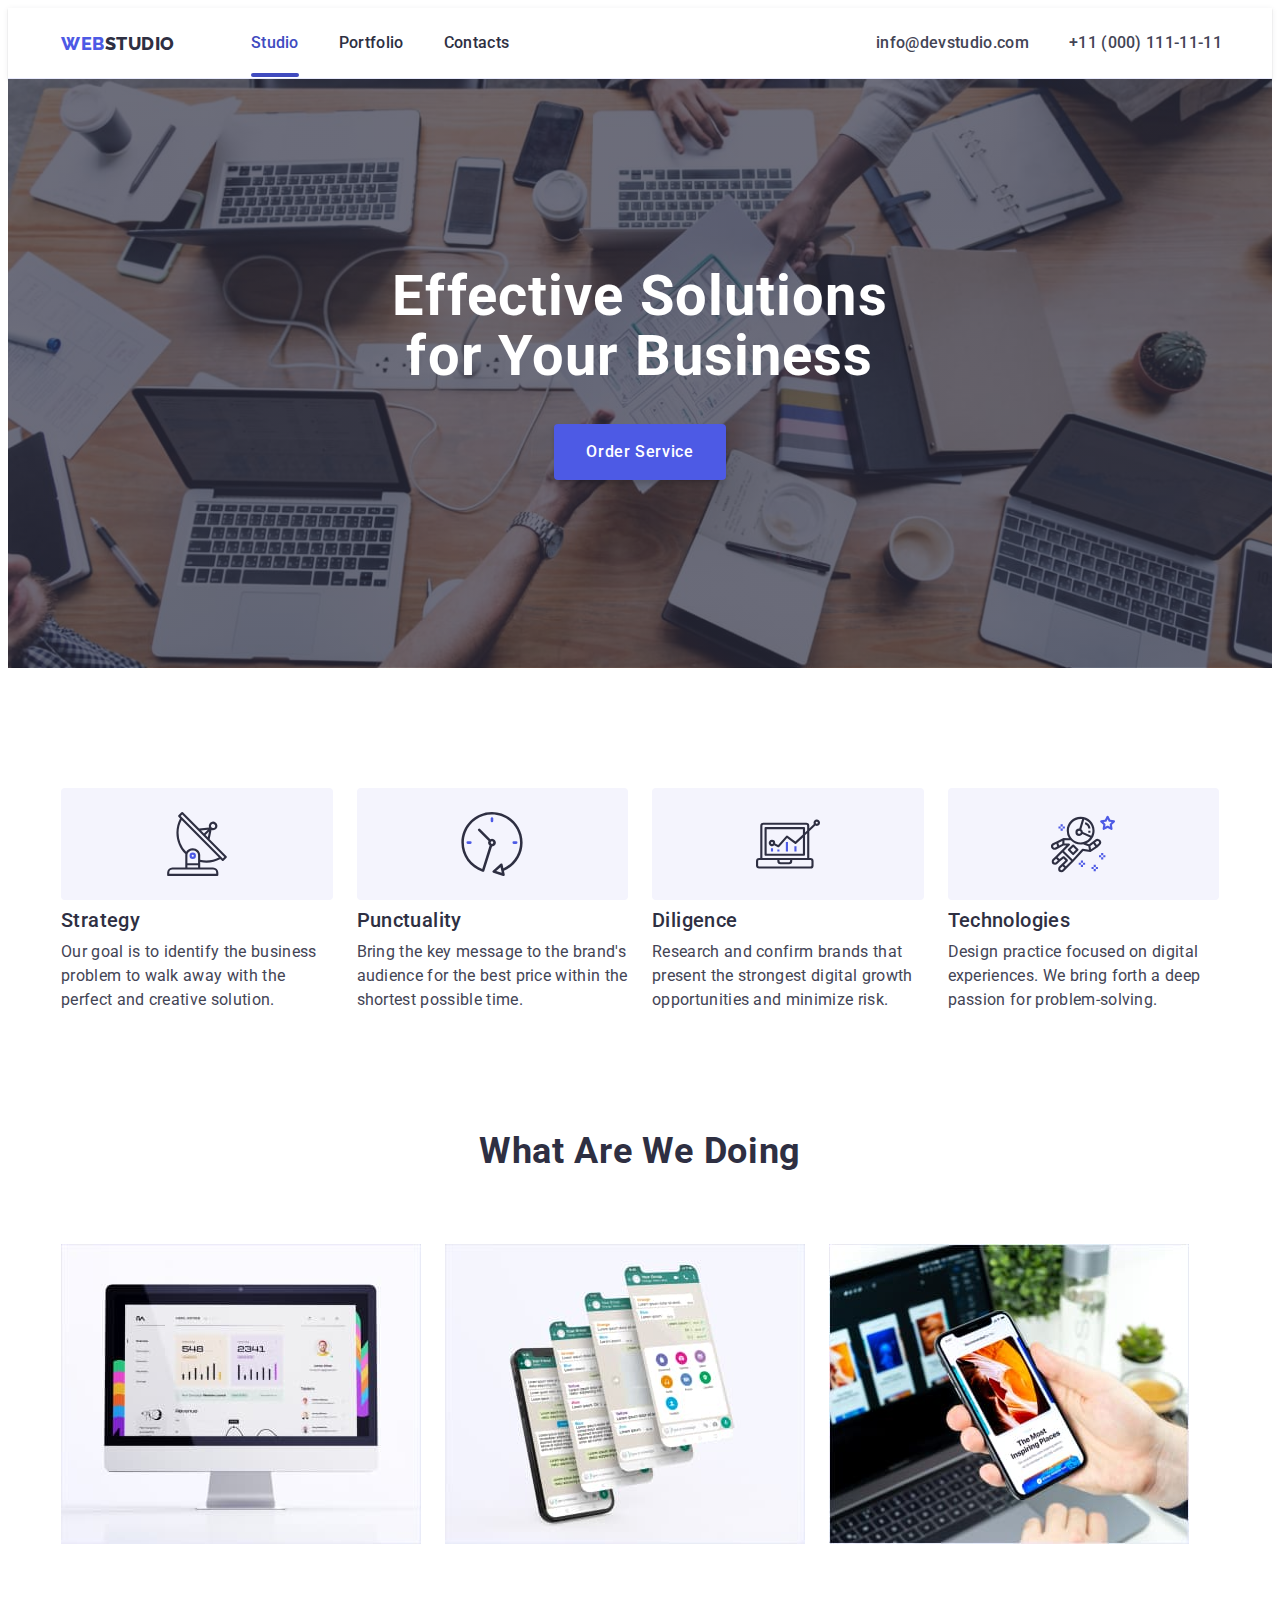
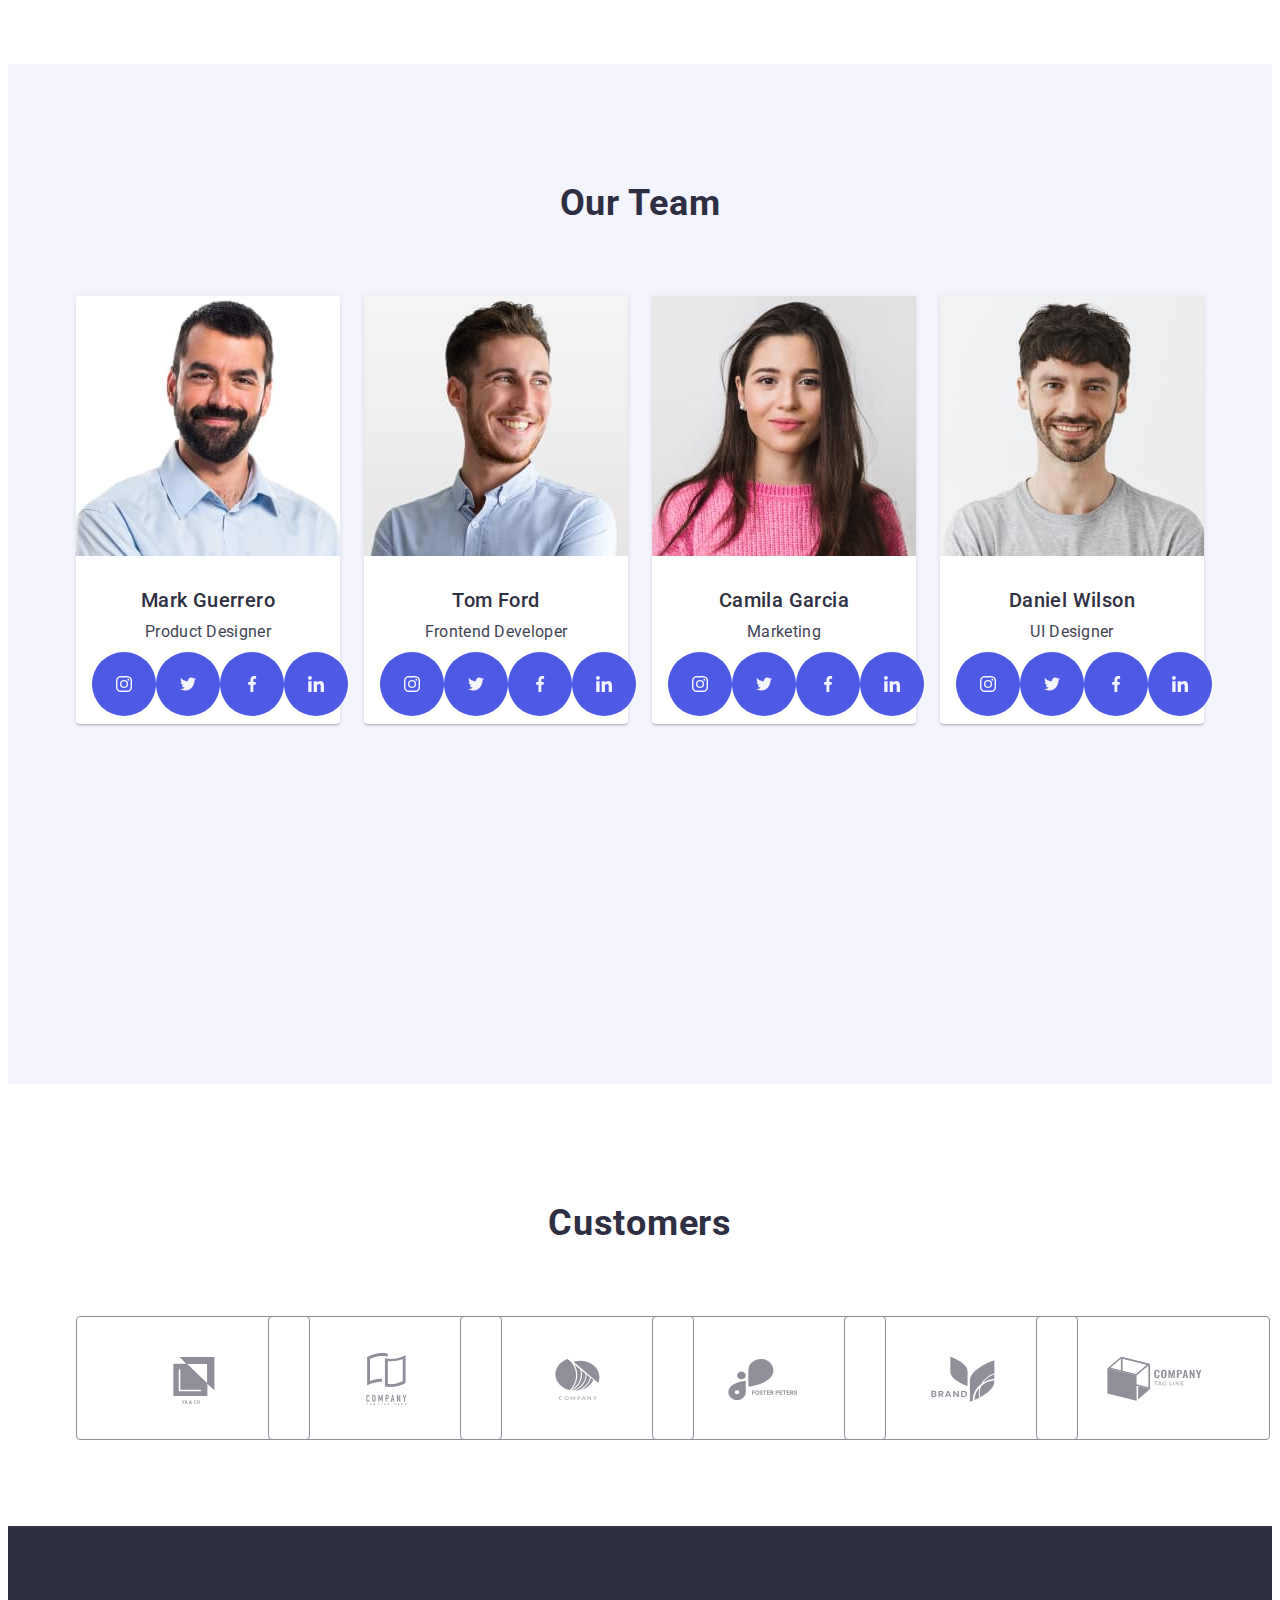
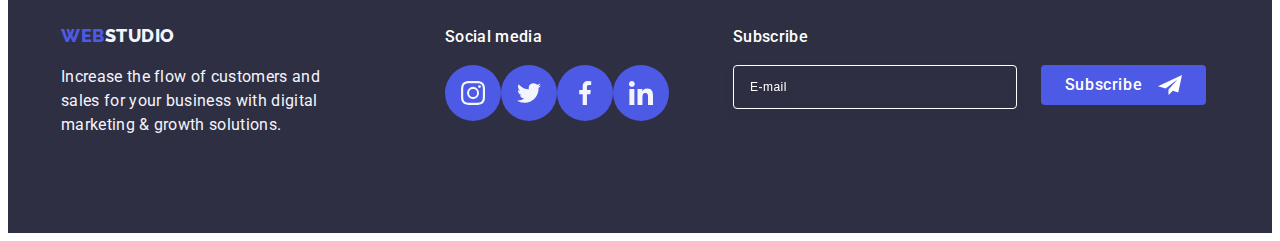
<file: index.html>
<!DOCTYPE html>
<html lang="en">

<head>
    <meta charset="UTF-8">
    <meta http-equiv="X-UA-Compatible" content="IE=edge">
    <meta name="viewport" content="width=device-width, initial-scale=1.0">
    <title>Document</title>
    <link rel="preconnect" href="https://fonts.googleapis.com">
    <link rel="preconnect" href="https://fonts.gstatic.com" crossorigin>
    <link
        href="https://fonts.googleapis.com/css2?family=Raleway:wght@800&family=Roboto:wght@400;500;700;900&display=swap"
        rel="stylesheet">
    <link rel="stylesheet" href="https://cdnjs.cloudflare.com/ajax/libs/modern-normalize/2.0.0/modern-normalize.min.css"
        integrity="sha512-4xo8blKMVCiXpTaLzQSLSw3KFOVPWhm/TRtuPVc4WG6kUgjH6J03IBuG7JZPkcWMxJ5huwaBpOpnwYElP/m6wg=="
        crossorigin="anonymous" referrerpolicy="no-referrer">
    <link rel="stylesheet" href="./css/style.css">
    <link rel="stylesheet" href="js/modal.js">
    <link rel="stylesheet" href="./css/media.css" />

</head>

<body>
    <!-- ******************************************** HEADER ***************************************************************** -->
    <header class="hdr-container">
        <div class="container hdr-container-two">
            <nav class="navig-menu">
                <a class="link logo" href="./index.html" lang="en">Web<span class="logo-part">Studio</span> </a>

                <ul class="heder-list">
                    <li>
                        <a href="./index.html" class="header-menu-one header-menu-after nav-link link ">Studio</a>
                    </li>
                    <li>
                        <a href="./portfolio.html" class="nav-link link">Portfolio</a>
                    </li>
                    <li>
                        <a href="" class="nav-link link">Contacts</a>
                    </li>
                </ul>
            </nav>
            <address class="adr-list">
                <ul class="header-adr-list list">
                    <li><a href="mailto:info@devstudio.com" class="nav-link-stud-hdr link">info@devstudio.com</a>
                    </li>
                    <li><a href="tel:+110001111111" class="nav-link-stud-hdr link">+11 (000) 111-11-11</a></li>
                </ul>
            </address>
            <!-- ***icon-burgermenu ***-->
            <button type="button" class="open-menu-btn" data-menu-open>
                <svg class="mob-menu-burg-ico" width="32" height="22">
                    <use href="./images/icons.svg#icon-burgermenu"></use>
                </svg>
            </button>
            <!-- *** menu-mobile *** -->
            <div class="mob-menu is-hidden" data-menu>

                <button type="button" class="close-menu-btn" data-menu-close>
                    <svg class="mob-menu-burg-ico" width="8" height="8">
                        <use href="./images/icons.svg#icon-close-mob-menu"></use>
                    </svg>
                </button>

                <ul class="mob-menu-list">
                    <li>
                        <a href="./index.html" class="mob-menu-link mob-menu-color-txt">Studio</a>
                    </li>
                    <li>
                        <a href="./portfolio.html" class="mob-menu-link">Portfolio</a>
                    </li>
                    <li>
                        <a href="" class="mob-menu-link">Contacts</a>
                    </li>
                </ul>
                <!--*-->
                <div class="mob-box">
                    <address class="mob-adr">
                        <ul class="mob-menu-adr-list list">
                            <li><a href="tel:+110001111111" class="mob-adr-tel link">+11 (000) 111-11-11</a></li>
                            <li><a href="mailto:info@devstudio.com" class="mob-adr-mail link">info@devstudio.com</a>
                            </li>
                        </ul>
                    </address>
                    <!--*-->
                    <ul class="mob-footer-svg">
                        <li class="mob-social-list"> <a class="footer-icons" href="#"> <svg class="footer-ico"
                                    width="24" height="24">
                                    <use href="./images/icons.svg#icon-instagram"></use>
                                </svg></a></li>
                        <li class="mob-social-list"> <a class="footer-icons" href="#"> <svg class="footer-ico"
                                    width="24" height="24">
                                    <use href="./images/icons.svg#icon-twitter"></use>
                                </svg></a></li>
                        <li class="mob-social-list"> <a class="footer-icons" href="#"> <svg class="footer-ico"
                                    width="24" height="24">
                                    <use href="./images/icons.svg#icon-facebook"></use>
                                </svg></a></li>
                        <li class="mob-social-list"> <a class="footer-icons" href="#"> <svg class="footer-ico"
                                    width="24" height="24">
                                    <use href="./images/icons.svg#icon-linkedin"></use>
                                </svg></a></li>
                    </ul>
                </div>
            </div>
        </div>


    </header>
    <!-- *********************************************** MAIN ************************************************************** -->
    <main>
        <!--!  section 1 -->
        <section class="stud_main_sect_stud">
            <div class="main-stud-container container">
                <h1 class="studio-main-text-one">Effective Solutions for Your Business</h1>
                <button type="button" class="studio-btn" data-modal-open>Order Service</button>
            </div>
        </section>


        <!--!  section 2 -->
        <section class="about-us">
            <div class="container container-sect-two">
                <h2 class="visually-hidden">Features of our team</h2>
                <ul class="about-us-list list">
                    <li class="about-item">
                        <div class="svg-sect-two">
                            <svg class="svg-sect-two-two" width="64" height="64">
                                <use href="./images/icons.svg#icon-antenna"></use>
                            </svg>
                        </div>
                        <h3 class="studio-main-subtitle">Strategy</h3>
                        <p class="studio-main-text-two">Our goal is to identify the business
                            problem to walk away with the perfect and creative solution.</p>
                    </li>
                    <li class="about-item">
                        <div class="svg-sect-two">
                            <svg class="svg-sect-two-two" width="64" height="64">
                                <use href="./images/icons.svg#icon-clock"></use>
                            </svg>
                        </div>
                        <h3 class="studio-main-subtitle">Punctuality</h3>
                        <p class="studio-main-text-two">Bring the key message to the brand's audience for the best
                            price
                            within the shortest possible
                            time.</p>
                    </li>
                    <li class="about-item">
                        <div class="svg-sect-two">
                            <svg class="svg-sect-two-two" width="64" height="64">
                                <use href="./images/icons.svg#icon-diagram"></use>
                            </svg>
                        </div>
                        <h3 class="studio-main-subtitle">Diligence</h3>
                        <p class="studio-main-text-two">Research and confirm brands that present the strongest
                            digital
                            growth
                            opportunities and minimize
                            risk.</p>
                    </li>
                    <li class="about-item">
                        <div class="svg-sect-two">
                            <svg class="svg-sect-two-two" width="64" height="64">
                                <use href="./images/icons.svg#icon-astronaut"></use>
                            </svg>
                        </div>
                        <h3 class="studio-main-subtitle">Technologies</h3>
                        <p class="studio-main-text-two">Design practice focused on digital experiences. We bring
                            forth a
                            deep
                            passion for
                            problem-solving.</p>
                    </li>
                </ul>
            </div>
        </section>
        <!--! section 3  -->
        <section class="stud-work">
            <div class="container container-stud-work">
                <h2 class="studio-main-text-stud">What are we doing</h2>
                <ul class="chym-zaymaemos list">
                    <li class="chym-zaymaemos-list">
                        <img src="./images/img_1.jpg" alt="workingOnPC" width="360" height="300">
                    </li>
                    <li class="chym-zaymaemos-list">
                        <img src="./images/img_2.jpg" alt="workingOnMobile" width="360" height="300">
                    </li>
                    <li class="chym-zaymaemos-list"><img src="./images/img_3.jpg" alt="WorkingOnTablet" width="360"
                            height="300">
                    </li>
                </ul>
            </div>
        </section>
        <!--!  section 4 -->
        <section class="stud-team">
            <div class="container container-stud-team">
                <h2 class="studio-main-text-stud">Our Team</h2>
                <ul class="nasha-komanda list">
                    <li class="stud-sect-four-bgrnd">
                        <img src="./images/markguerrero.jpg" alt="man-N1" width="264" height="260">
                        <div class="stud-team-name-work">
                            <h3 class="text-names-pipls">Mark Guerrero</h3>
                            <p class="studio-main-text-three">Product Designer</p>
                            <ul class="fourth-icon-list list">
                                <li class="fourth-item">
                                    <a class="fourth-icon-svg link" href="#">
                                        <svg class="fourth-icon" width="16" height="16">
                                            <use href="./images/icons.svg#icon-instagram"></use>
                                        </svg>
                                    </a>
                                </li>
                                <li class="fourth-item">
                                    <a class="fourth-icon-svg link" href="#">
                                        <svg class="fourth-icon" width="16" height="16">
                                            <use href="./images/icons.svg#icon-twitter"></use>
                                        </svg>
                                    </a>
                                </li>
                                <li class="fourth-item">
                                    <a class="fourth-icon-svg link" href="#">
                                        <svg class="fourth-icon" width="16" height="16">
                                            <use href="./images/icons.svg#icon-facebook"></use>
                                        </svg>
                                    </a>
                                </li>
                                <li class="fourth-item">
                                    <a class="fourth-icon-svg link" href="#">
                                        <svg class="fourth-icon" width="16" height="16">
                                            <use href="./images/icons.svg#icon-linkedin"></use>
                                        </svg>
                                    </a>
                                </li>
                            </ul>
                        </div>
                    </li>
                    <li class="stud-sect-four-bgrnd">
                        <img src="./images/tomford.jpg" alt="man-N2" width="264" height="260">
                        <div class="stud-team-name-work">
                            <h3 class="text-names-pipls">Tom Ford</h3>
                            <p class="studio-main-text-three">Frontend Developer</p>
                            <ul class="fourth-icon-list list">
                                <li class="fourth-item">
                                    <a class="fourth-icon-svg link" href="#">
                                        <svg class="fourth-icon" width="16" height="16">
                                            <use href="./images/icons.svg#icon-instagram"></use>
                                        </svg>
                                    </a>
                                </li>
                                <li class="fourth-item">
                                    <a class="fourth-icon-svg link" href="#">
                                        <svg class="fourth-icon" width="16" height="16">
                                            <use href="./images/icons.svg#icon-twitter"></use>
                                        </svg>
                                    </a>
                                </li>
                                <li class="fourth-item">
                                    <a class="fourth-icon-svg link" href="#">
                                        <svg class="fourth-icon" width="16" height="16">
                                            <use href="./images/icons.svg#icon-facebook"></use>
                                        </svg>
                                    </a>
                                </li>
                                <li class="fourth-item">
                                    <a class="fourth-icon-svg link" href="#">
                                        <svg class="fourth-icon" width="16" height="16">
                                            <use href="./images/icons.svg#icon-linkedin"></use>
                                        </svg>
                                    </a>
                                </li>
                            </ul>
                        </div>
                    </li>
                    <li class="stud-sect-four-bgrnd">
                        <img src="./images/camilagarcia.jpg" alt="woman-N1" width="264" height="260">
                        <div class="stud-team-name-work">
                            <h3 class="text-names-pipls">Camila Garcia</h3>
                            <p class="studio-main-text-three">Marketing</p>
                            <ul class="fourth-icon-list list">
                                <li class="fourth-item">
                                    <a class="fourth-icon-svg link" href="#">
                                        <svg class="fourth-icon" width="16" height="16">
                                            <use href="./images/icons.svg#icon-instagram"></use>
                                        </svg>
                                    </a>
                                </li>
                                <li class="fourth-item">
                                    <a class="fourth-icon-svg link" href="#">
                                        <svg class="fourth-icon" width="16" height="16">
                                            <use href="./images/icons.svg#icon-twitter"></use>
                                        </svg>
                                    </a>
                                </li>
                                <li class="fourth-item">
                                    <a class="fourth-icon-svg link" href="#">
                                        <svg class="fourth-icon" width="16" height="16">
                                            <use href="./images/icons.svg#icon-facebook"></use>
                                        </svg>
                                    </a>
                                </li>
                                <li class="fourth-item">
                                    <a class="fourth-icon-svg link" href="#">
                                        <svg class="fourth-icon" width="16" height="16">
                                            <use href="./images/icons.svg#icon-linkedin"></use>
                                        </svg>
                                    </a>
                                </li>
                            </ul>
                        </div>
                    </li>
                    <li class="stud-sect-four-bgrnd">
                        <img src="./images/danielwilson.jpg" alt="man-N3" width="264" height="260">
                        <div class="stud-team-name-work">
                            <h3 class="text-names-pipls">Daniel Wilson</h3>
                            <p class="studio-main-text-three">UI Designer</p>
                            <ul class="fourth-icon-list list">
                                <li class="fourth-item">
                                    <a class="fourth-icon-svg link" href="#">
                                        <svg class="fourth-icon" width="16" height="16">
                                            <use href="./images/icons.svg#icon-instagram"></use>
                                        </svg>
                                    </a>
                                </li>
                                <li class="fourth-item">
                                    <a class="fourth-icon-svg link" href="#">
                                        <svg class="fourth-icon" width="16" height="16">
                                            <use href="./images/icons.svg#icon-twitter"></use>
                                        </svg>
                                    </a>
                                </li>
                                <li class="fourth-item">
                                    <a class="fourth-icon-svg link" href="#">
                                        <svg class="fourth-icon" width="16" height="16">
                                            <use href="./images/icons.svg#icon-facebook"></use>
                                        </svg>
                                    </a>
                                </li>
                                <li class="fourth-item">
                                    <a class="fourth-icon-svg link" href="#">
                                        <svg class="fourth-icon" width="16" height="16">
                                            <use href="./images/icons.svg#icon-linkedin"></use>
                                        </svg>
                                    </a>
                                </li>
                            </ul>
                        </div>
                    </li>
                </ul>
            </div>
        </section>
        <!--!  section 5 -->
        <section class="sect-custom">
            <!-- <div class="sect-custom-container"> -->

            <div class="container custom-container">
                <h2 class="sect-fife-title">Customers</h2>
                <ul class="custom-list">
                    <li class="custom-list-item">
                        <a href="#" class="customer-link link">
                            <svg class="custom-svg" width="104" height="56">
                                <use href="./images/icons.svg#icon-Logo-1"></use>
                            </svg>
                        </a>
                    </li>
                    <li class="custom-list-item">
                        <a href="#" class="customer-link link">
                            <svg class="custom-svg" width="104" height="56">
                                <use href="./images/icons.svg#icon-Logo-2"></use>
                            </svg>
                        </a>
                    </li>
                    <li class="custom-list-item">
                        <a href="#" class="customer-link link">
                            <svg class="custom-svg" width="104" height="56">
                                <use href="./images/icons.svg#icon-Logo-3"></use>
                            </svg>
                        </a>
                    </li>
                    <li class="custom-list-item">
                        <a href="#" class="customer-link link">
                            <svg class="custom-svg" width="104" height="56">
                                <use href="./images/icons.svg#icon-Logo-4"></use>
                            </svg>
                        </a>
                    </li>
                    <li class="custom-list-item">
                        <a href="#" class="customer-link link">
                            <svg class="custom-svg" width="104" height="56">
                                <use href="./images/icons.svg#icon-Logo-5"></use>
                            </svg>
                        </a>
                    </li>
                    <li class="custom-list-item">
                        <a href="#" class="customer-link link">
                            <svg class="custom-svg" width="104" height="56">
                                <use href="./images/icons.svg#icon-Logo-6"></use>
                            </svg>
                        </a>
                    </li>
                </ul>
            </div>
        </section>
    </main>
    <!-- ******************************************** FOOTER ***************************************************************** -->
    <footer class="footer-bg">
        <div class="container footer-contact-wrap">
            <div class="footer-logo-box">
                <a class="link logo logo-footer" href="./index.html">Web<span class="logo-part-footer">Studio</span>
                </a>

                <p class="nav-link-footer">
                    Increase the flow of customers and sales for your business with digital marketing & growth
                    solutions.</p>
            </div>
            <div class="social-box">
                <p class="social-text">Social media</p>
                <ul class="footer-svg">
                    <li class="social-list"> <a class="footer-icons" href="#"> <svg class="footer-ico" width="24"
                                height="24">
                                <use href="./images/icons.svg#icon-instagram"></use>
                            </svg></a></li>
                    <li class="social-list"> <a class="footer-icons" href="#"> <svg class="footer-ico" width="24"
                                height="24">
                                <use href="./images/icons.svg#icon-twitter"></use>
                            </svg></a></li>
                    <li class="social-list"> <a class="footer-icons" href="#"> <svg class="footer-ico" width="24"
                                height="24">
                                <use href="./images/icons.svg#icon-facebook"></use>
                            </svg></a></li>
                    <li class="social-list"> <a class="footer-icons" href="#"> <svg class="footer-ico" width="24"
                                height="24">
                                <use href="./images/icons.svg#icon-linkedin"></use>
                            </svg></a></li>
                </ul>
            </div>
            <!-- ! SUBSCRIBE -->
            <div class="subscrb-container">
                <p class="subscrb-title">Subscribe</p>
                <form class="subscrb-form">
                    <label class="subscrb-label">
                        <input class="subscrb-input-class" type="email" name="subscrb-input" placeholder="E-mail">
                    </label>
                    <button class="subscrb-btn" type="submit">Subscribe
                        <svg class="subscrb-btn-button-svg" width="24" height="24">
                            <use href="./images/modal.svg#icon-subscrb"></use>
                        </svg>
                    </button>
                </form>

            </div>
        </div>
    </footer>

    <div class="backdrop is-hidden" data-modal>
        <div class="modal">
            <button type="button" class="modal-button" data-modal-close>
                <svg class="modal-button-svg" width="8" height="8">
                    <use href="./images/modal.svg#icon-modal"></use>
                </svg>
            </button>

            <p class="modal-title">Leave your contacts and we will call you back</p>
            <!-- ! form -->
            <form class="modal-form">
                <div class="modal-field">
                    <label class="modal-label" for="user-name">Name</label>
                    <div class="mod-cont-ico-input">
                        <input type="text" id="user-name" class="modal-input" name="user-name">
                        <svg class="modal-input-ico" width="18" height="24">
                            <use href="./images/modal.svg#icon-person"></use>
                        </svg>
                    </div>
                </div>

                <div class="modal-field">
                    <label class="modal-label" for="user-phone">Phone</label>
                    <div class="mod-cont-ico-input">
                        <input type="tel" id="user-phone" class="modal-input" name="phone">
                        <svg class="modal-input-ico" width="18" height="24">
                            <use href="./images/modal.svg#icon-phone"></use>
                        </svg>
                    </div>
                </div>

                <div class="modal-field">
                    <label class="modal-label" for="user-email">Email</label>
                    <div class="mod-cont-ico-input">
                        <input type="email" id="user-email" class="modal-input" name="email">
                        <svg class="modal-input-ico" width="18" height="24">
                            <use href="./images/modal.svg#icon-email"></use>
                        </svg>
                    </div>
                </div>

                <div class="modal-field modal-field-edit">
                    <label class="modal-label" for="user-comment">Comment</label>
                    <textarea class="modal-textarea" name="user-comment" id="user-comment" cols="30" rows="10"
                        placeholder="Text input"></textarea>
                </div>
                <!--* Check Box -->
                <div class="modal-check-box">
                    <input class="input-check visually-hidden" id="user-privacy" type="checkbox" name="user-privacy"
                        value="true" />
                    <label for="user-privacy" class="check-text"><span class="check-box-span"><svg
                                class="modal-span-svg" width="10" height="8">
                                <use href="./images/modal.svg#icon-vector"></use>
                            </svg></span> I accept the terms and conditions of the<a class="check-box-link"
                            href="">Privacy Policy</a>
                    </label>
                </div>

                <button class="modal-btn-send" type="submit">Send</button>
            </form>
        </div>

    </div>

    <script src="./js/modal.js"></script>
    <script src="./js/mobile-menu.js"></script>
</body>

</html>
</file>
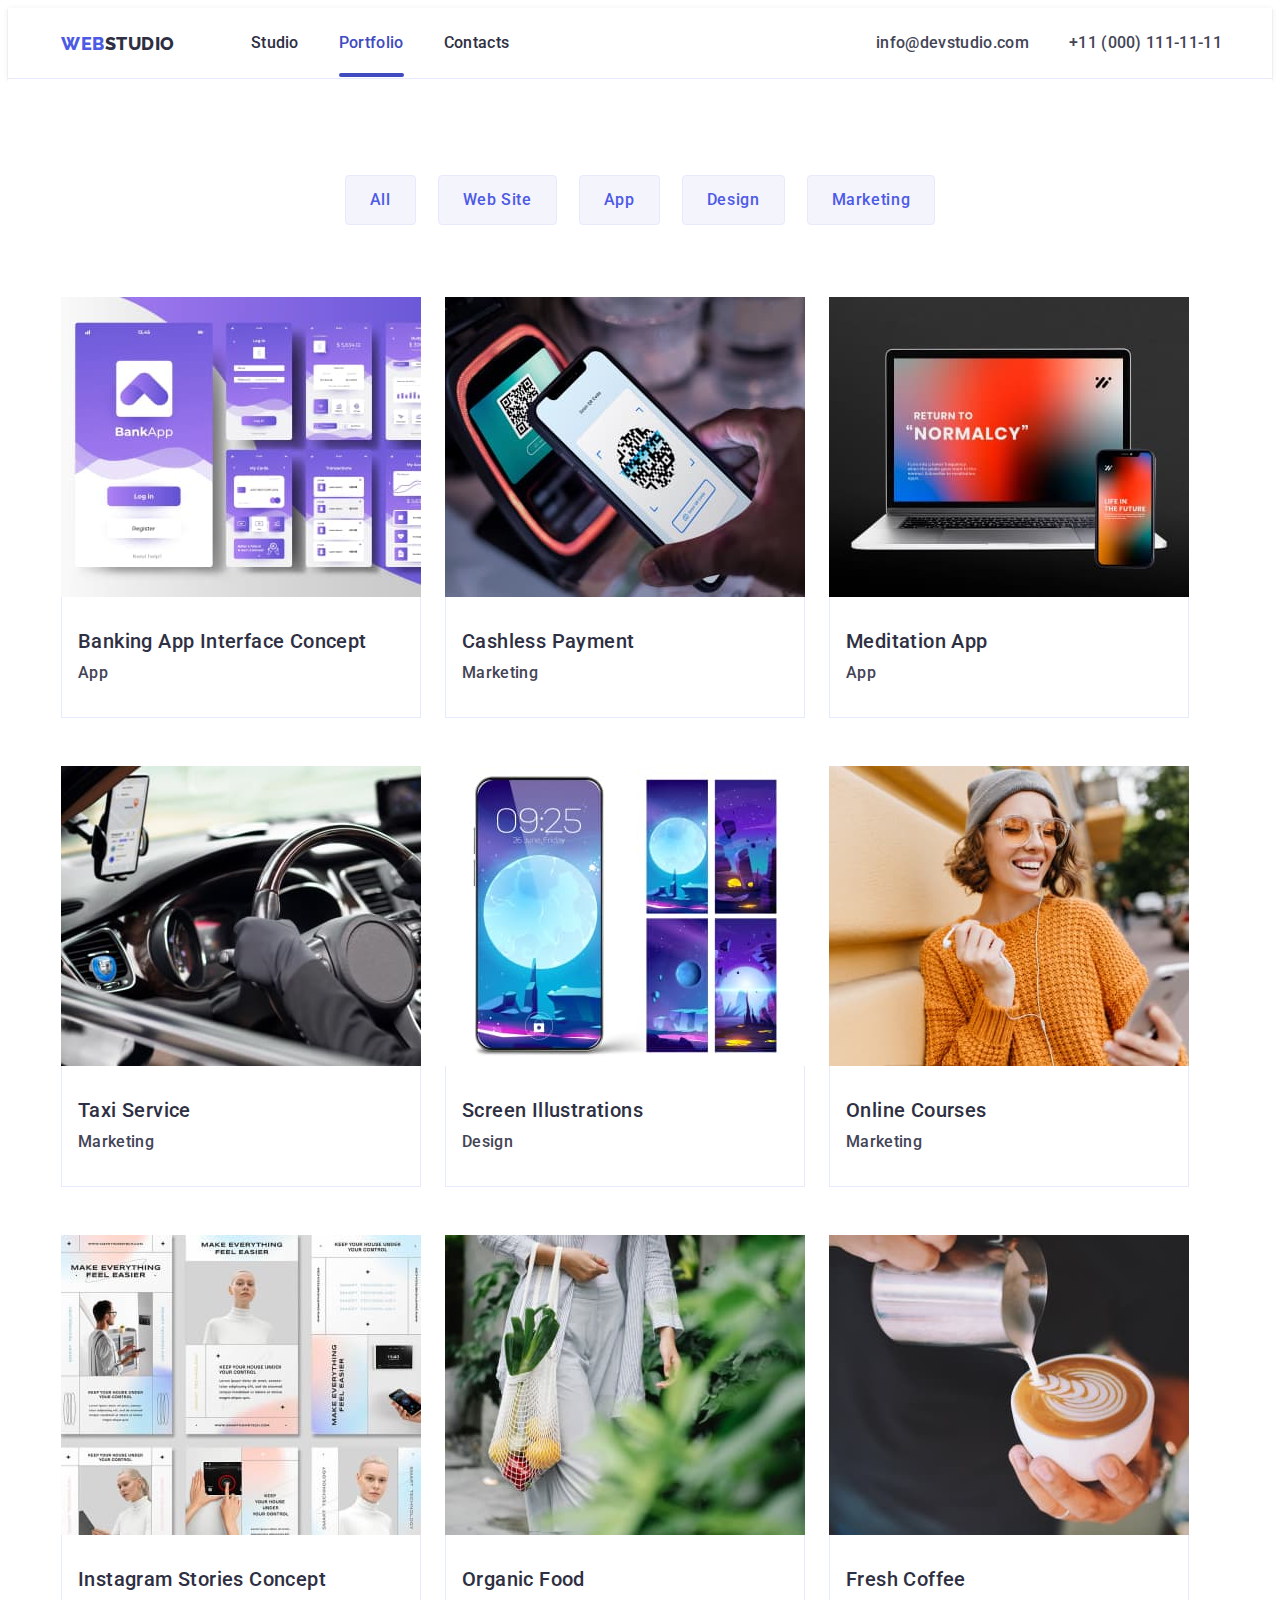
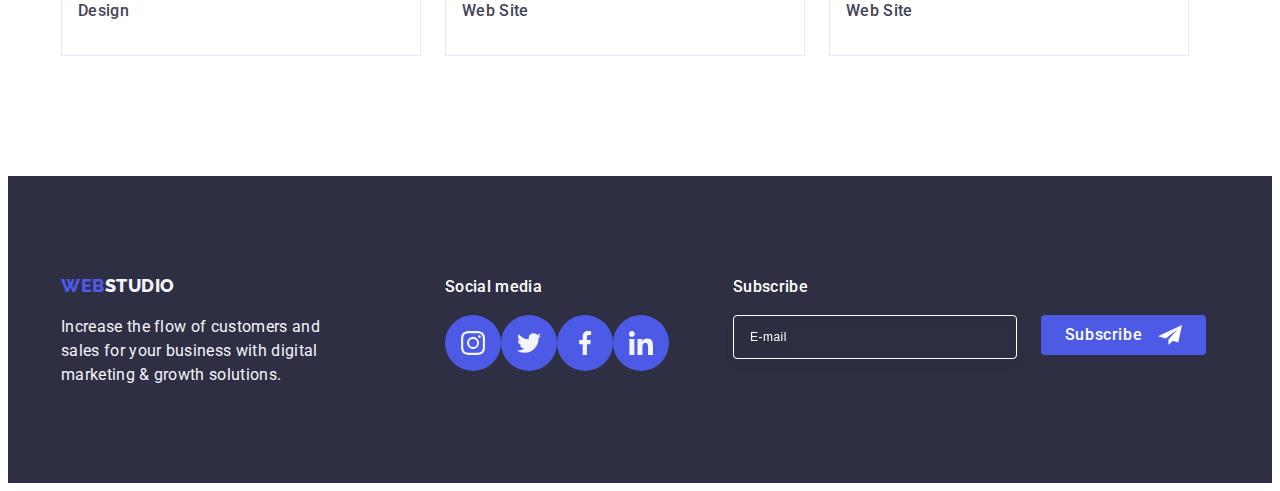
<file: portfolio.html>
<!DOCTYPE html>
<html lang="en">

<head>
    <meta charset="UTF-8">
    <meta http-equiv="X-UA-Compatible" content="IE=edge">
    <meta name="viewport" content="width=device-width, initial-scale=1.0">
    <title>Document</title>
    <link rel="preconnect" href="https://fonts.googleapis.com">
    <link rel="preconnect" href="https://fonts.gstatic.com" crossorigin>
    <link
        href="https://fonts.googleapis.com/css2?family=Raleway:wght@800&family=Roboto:wght@400;500;700;900&display=swap"
        rel="stylesheet">
    <link rel="stylesheet" href="https://cdnjs.cloudflare.com/ajax/libs/modern-normalize/2.0.0/modern-normalize.min.css"
        integrity="sha512-4xo8blKMVCiXpTaLzQSLSw3KFOVPWhm/TRtuPVc4WG6kUgjH6J03IBuG7JZPkcWMxJ5huwaBpOpnwYElP/m6wg=="
        crossorigin="anonymous" referrerpolicy="no-referrer">
    <link rel="stylesheet" href="./css/style.css">
    <link rel="stylesheet" href="./css/media.css">
</head>

<body>
    <!-- ******************************************** HEADER ***************************************************************** -->
    <header class="hdr-container">
        <div class="container hdr-container-two">
            <nav class="navig-menu">
                <a class="link logo" href="./index.html" lang="en">Web<span class="logo-part">Studio</span> </a>

                <ul class="heder-list">
                    <li>
                        <a href="./index.html" class=" nav-link  link">Studio</a>
                    </li>
                    <li>
                        <a href="./portfolio.html" class="header-menu-one header-menu-after nav-link link">Portfolio</a>
                    </li>
                    <li>
                        <a href="" class="nav-link link">Contacts</a>
                    </li>
                </ul>
            </nav>
            <address class="adr-list">
                <ul class="header-adr-list list">
                    <li><a href="mailto:info@devstudio.com" class="nav-link-stud-hdr link">info@devstudio.com</a>
                    </li>
                    <li><a href="tel:+110001111111" class="nav-link-stud-hdr link">+11 (000) 111-11-11</a></li>
                </ul>
            </address>
            <!-- ***icon-burgermenu ***-->
            <button type="button" class="open-menu-btn" data-menu-open>
                <svg class="mob-menu-burg-ico" width="32" height="22">
                    <use href="./images/icons.svg#icon-burgermenu"></use>
                </svg>
            </button>
            <!-- *** menu-mobile *** -->
            <div class="mob-menu is-hidden" data-menu>

                <button type="button" class="close-menu-btn" data-menu-close>
                    <svg class="mob-menu-burg-ico" width="8" height="8">
                        <use href="./images/icons.svg#icon-close-mob-menu"></use>
                    </svg>
                </button>

                <ul class="mob-menu-list">
                    <li>
                        <a href="./index.html" class="mob-menu-link mob-menu-color-txt">Studio</a>
                    </li>
                    <li>
                        <a href="./portfolio.html" class="mob-menu-link">Portfolio</a>
                    </li>
                    <li>
                        <a href="" class="mob-menu-link">Contacts</a>
                    </li>
                </ul>
                <!--*-->
                <div class="mob-box">
                    <address class="mob-adr">
                        <ul class="mob-menu-adr-list list">
                            <li><a href="tel:+110001111111" class="mob-adr-tel link">+11 (000) 111-11-11</a></li>
                            <li><a href="mailto:info@devstudio.com" class="mob-adr-mail link">info@devstudio.com</a>
                            </li>
                        </ul>
                    </address>
                    <!--*-->
                    <ul class="mob-footer-svg">
                        <li class="mob-social-list"> <a class="footer-icons" href="#"> <svg class="footer-ico"
                                    width="24" height="24">
                                    <use href="./images/icons.svg#icon-instagram"></use>
                                </svg></a></li>
                        <li class="mob-social-list"> <a class="footer-icons" href="#"> <svg class="footer-ico"
                                    width="24" height="24">
                                    <use href="./images/icons.svg#icon-twitter"></use>
                                </svg></a></li>
                        <li class="mob-social-list"> <a class="footer-icons" href="#"> <svg class="footer-ico"
                                    width="24" height="24">
                                    <use href="./images/icons.svg#icon-facebook"></use>
                                </svg></a></li>
                        <li class="mob-social-list"> <a class="footer-icons" href="#"> <svg class="footer-ico"
                                    width="24" height="24">
                                    <use href="./images/icons.svg#icon-linkedin"></use>
                                </svg></a></li>
                    </ul>
                </div>
            </div>
        </div>
    </header>
    <!-- *********************************************** MAIN ************************************************************** -->
    <main>

        <section class="section-btn">
            <div class="prtf-section-container container">
                <h1 class="visually-hidden">our projects</h1>
                <ul class="buttons-filtres list">
                    <!-- <div class="prtf-btn-container"> -->
                    <li class="btn-list-item"><button type="button" class="btn-prtf">All</button></li>
                    <li class="btn-list-item"><button type="button" class="btn-prtf">Web Site</button></li>
                    <li class="btn-list-item"><button type="button" class="btn-prtf">App</button></li>
                    <li class="btn-list-item"><button type="button" class="btn-prtf">Design</button></li>
                    <li class="btn-list-item"><button type="button" class="btn-prtf">Marketing</button></li>
                    <!-- </div> -->
                </ul>

                <ul class="proj-pictures list">
                    <li class="prtf-prjkt-pict link">
                        <a href class="prtf-prjkt-link link">
                            <div class="prtf-slide-img">
                                <img src="./images/img8.jpg" alt="Banking App" width="360" height="300">

                                <p class="prtf-slide-text">14 Stylish and User-Friendly App Design Concepts · Task
                                    Manager
                                    App ·
                                    Calorie Tracker App · Exotic Fruit Ecommerce App ·
                                    Cloud Storage App
                                </p>

                            </div>
                            <div class="prtf-container-list">
                                <h2 class="pic-text-prtf-list">Banking App Interface Concept</h2>
                                <p class="pic-text-prtf-lis-two">App</p>
                            </div>
                        </a>


                    </li>
                    <li class="prtf-prjkt-pict link">
                        <a href class="prtf-prjkt-link link">
                            <div class="prtf-slide-img">
                                <img src="./images/img7.jpg" alt="Cashless Payment" width="360" height="300">

                                <p class="prtf-slide-text">14 Stylish and User-Friendly App Design Concepts · Task
                                    Manager
                                    App ·
                                    Calorie Tracker App · Exotic Fruit Ecommerce App ·
                                    Cloud Storage App
                                </p>
                            </div>

                            <div class="prtf-container-list">
                                <h2 class="pic-text-prtf-list">Cashless Payment<span lang="en"></span></h2>
                                <p class="pic-text-prtf-lis-two">Marketing</p>
                            </div>
                        </a>
                    </li>
                    <li class="prtf-prjkt-pict link">
                        <a href class="prtf-prjkt-link link">
                            <div class="prtf-slide-img">
                                <img src="./images/img6.jpg" alt="Meditation App" width="360" height="300">

                                <p class="prtf-slide-text">14 Stylish and User-Friendly App Design Concepts · Task
                                    Manager
                                    App ·
                                    Calorie Tracker App · Exotic Fruit Ecommerce App ·
                                    Cloud Storage App
                                </p>
                            </div>

                            <div class="prtf-container-list">
                                <h2 class="pic-text-prtf-list">Meditation App<span lang="en"></span></h2>
                                <p class="pic-text-prtf-lis-two">App</p>
                            </div>
                        </a>
                    </li>
                    <li class="prtf-prjkt-pict link">
                        <a href class="prtf-prjkt-link link">
                            <div class="prtf-slide-img">
                                <img src="./images/img5.jpg" alt="Taxi Service" width="360" height="300">

                                <p class="prtf-slide-text">14 Stylish and User-Friendly App Design Concepts · Task
                                    Manager
                                    App ·
                                    Calorie Tracker App · Exotic Fruit Ecommerce App ·
                                    Cloud Storage App
                                </p>

                            </div>
                            <div class="prtf-container-list">
                                <h2 class="pic-text-prtf-list">Taxi Service<span lang="en"></span></h2>
                                <p class="pic-text-prtf-lis-two">Marketing</p>
                            </div>
                        </a>
                    </li>
                    <li class="prtf-prjkt-pict link">
                        <a href class="prtf-prjkt-link link">
                            <div class="prtf-slide-img">
                                <img src="./images/img4.jpg" alt="Screen Illustrations" width="360" height="300">

                                <p class="prtf-slide-text">14 Stylish and User-Friendly App Design Concepts · Task
                                    Manager
                                    App ·
                                    Calorie Tracker App · Exotic Fruit Ecommerce App ·
                                    Cloud Storage App
                                </p>

                            </div>
                            <div class="prtf-container-list">
                                <h2 class="pic-text-prtf-list">Screen Illustrations<span lang="en"></span></h2>
                                <p class="pic-text-prtf-lis-two">Design</p>
                            </div>
                        </a>
                    </li>
                    <li class="prtf-prjkt-pict link">
                        <a href class="prtf-prjkt-link link">

                            <div class="prtf-slide-img">
                                <img src="./images/img3.jpg" alt="Online Courses" width="360" height="300">

                                <p class="prtf-slide-text">14 Stylish and User-Friendly App Design Concepts · Task
                                    Manager
                                    App ·
                                    Calorie Tracker App · Exotic Fruit Ecommerce App ·
                                    Cloud Storage App
                                </p>
                            </div>

                            <div class="prtf-container-list">
                                <h2 class="pic-text-prtf-list">Online Courses<span lang="en"></span></h2>
                                <p class="pic-text-prtf-lis-two">Marketing</p>
                            </div>
                        </a>
                    </li>
                    <li class="prtf-prjkt-pict link">
                        <a href class="prtf-prjkt-link link">
                            <div class="prtf-slide-img">
                                <img src="./images/img2.jpg" alt="Instagram Stories Concept" width="360" height="300">

                                <p class="prtf-slide-text">14 Stylish and User-Friendly App Design Concepts · Task
                                    Manager
                                    App ·
                                    Calorie Tracker App · Exotic Fruit Ecommerce App ·
                                    Cloud Storage App
                                </p>
                            </div>
                            <div class="prtf-container-list">
                                <h2 class="pic-text-prtf-list">Instagram Stories Concept<span lang="en"></span></h2>
                                <p class="pic-text-prtf-lis-two">Design</p>
                            </div>
                        </a>
                    </li>
                    <li class="prtf-prjkt-pict link">
                        <a href class="prtf-prjkt-link link">
                            <div class="prtf-slide-img">
                                <img src="./images/img1.jpg" alt="Organic Food" width="360" height="300">

                                <p class="prtf-slide-text">14 Stylish and User-Friendly App Design Concepts · Task
                                    Manager
                                    App ·
                                    Calorie Tracker App · Exotic Fruit Ecommerce App ·
                                    Cloud Storage App
                                </p>
                            </div>

                            <div class="prtf-container-list">
                                <h2 class="pic-text-prtf-list">Organic Food<span lang="en"></span></h2>
                                <p class="pic-text-prtf-lis-two">Web Site</p>
                            </div>
                        </a>
                    </li>
                    <li class="prtf-prjkt-pict link">
                        <a href class="prtf-prjkt-link link">
                            <div class="prtf-slide-img">
                                <img src="./images/img0.jpg" alt="Fresh Coffee" width="360" height="300">
                                <p class="prtf-slide-text">14 Stylish and User-Friendly App Design Concepts · Task
                                    Manager
                                    App ·
                                    Calorie Tracker App · Exotic Fruit Ecommerce App ·
                                    Cloud Storage App
                                </p>

                            </div>
                            <div class="prtf-container-list">
                                <h2 class="pic-text-prtf-list">Fresh Coffee<span lang="en"></span></h2>
                                <p class="pic-text-prtf-lis-two">Web Site</p>
                            </div>
                        </a>
                    </li>
                </ul>
            </div>

        </section>
    </main>
    <!-- ******************************************** FOOTER ***************************************************************** -->

    <footer class="footer-bg">
        <div class="container footer-contact-wrap">
            <div class="footer-logo-box">
                <a class="link logo logo-footer" href="./index.html">Web<span class="logo-part-footer">Studio</span>
                </a>

                <p class="nav-link-footer">
                    Increase the flow of customers and sales for your business with digital marketing & growth
                    solutions.</p>
            </div>
            <div class="social-box">
                <p class="social-text">Social media</p>
                <ul class="footer-svg">
                    <li class="social-list"> <a class="footer-icons" href="#"> <svg class="footer-ico" width="24"
                                height="24">
                                <use href="./images/icons.svg#icon-instagram"></use>
                            </svg></a></li>
                    <li class="social-list"> <a class="footer-icons" href="#"> <svg class="footer-ico" width="24"
                                height="24">
                                <use href="./images/icons.svg#icon-twitter"></use>
                            </svg></a></li>
                    <li class="social-list"> <a class="footer-icons" href="#"> <svg class="footer-ico" width="24"
                                height="24">
                                <use href="./images/icons.svg#icon-facebook"></use>
                            </svg></a></li>
                    <li class="social-list"> <a class="footer-icons" href="#"> <svg class="footer-ico" width="24"
                                height="24">
                                <use href="./images/icons.svg#icon-linkedin"></use>
                            </svg></a></li>
                </ul>
            </div>
            <!-- ! SUBSCRIBE -->
            <div class="subscrb-container">
                <p class="subscrb-title">Subscribe</p>
                <form class="subscrb-form">
                    <label class="subscrb-label">
                        <input class="subscrb-input-class" type="email" name="subscrb-input" placeholder="E-mail">
                    </label>
                    <button class="subscrb-btn" type="submit">Subscribe
                        <svg class="subscrb-btn-button-svg" width="24" height="24">
                            <use href="./images/modal.svg#icon-subscrb"></use>
                        </svg>
                    </button>
                </form>

            </div>
        </div>
    </footer>
    <script src="./js/modal.js"></script>
    <script src="./js/mobile-menu.js"></script>
</body>

</html>
</file>
<file: css/style.css>
:root {
  --main-light-color: #ffffff;
  --main-font-color: #434455;
  --secondary-font-color: #212121;
  --accent-color: #2196f3;
  --secondary-accent-color: #188ce8;
  --logo-color: #000000;
  --border-bg-color: #2f303a;
  --section-team-bg-color: #f5f4fa;
  --color-text-nav-link: #212121;
  --foot-color-bckgrnd: #2e2f42;
  --notmain-color: #2e2f42;
  --stud-color-sect-work: #2e2f42;
  --stud-color-sect-team: #2e2f42;
  --prtf-color-pic-text2: #2e2f42;
  --prtf-color-pic-text3: #434455;
  --prtf-color-btn: #e7e9fc;
  --color-sect-five: #2e2f42;
  --modal-color-title: #2e2f42;
  --modal-color-label: #8e8f99;
  --hover-focus-mobile: #404bbf;
  --logo-color-mob: #4d5ae5;
}
/*Global styles*/
body {
  background-color: var(--main-light-color);
  color: var(--main-font-color);
  font-family: "Roboto", sans-serif;
  font-size: 14px;
  line-height: 1.71;
}

.visually-hidden {
  position: absolute;
  width: 1px;
  height: 1px;
  margin: -1px;
  border: 0;
  padding: 0;
  white-space: nowrap;
  clip-path: inset(100%);
  clip: rect(0 0 0 0);
  overflow: hidden;
}

p,
h1,
h2,
h3,
h4,
h5,
h6 {
  margin-top: 0;
  margin-bottom: 0;
}

li {
}

.section-title {
  font-weight: 700;
  font-size: 36px;
  line-height: 1.17;
  color: var(--secondory-font-color);
}
.title {
  font-weight: 700;
  font-size: 14px;
  line-height: 1.14;
  color: var(--secondory-font-color);
}

a {
  text-decoration: none;
}

ul {
  list-style-type: none;
  margin-top: 0;
  margin-bottom: 0;
  padding-left: 0;
}

.list {
  list-style: none;
  font-style: normal;
  display: flex;
  padding: 0 0;
}
/* ! ***************************** Flex ******************************* */
/* ! ***************************** Header ******************************* */
img {
  display: block;
  max-width: 100%;
  height: auto;
}
.hdr-container {
  border-bottom: 1px solid #e7e9fc;
  box-shadow: 0px 2px 1px rgba(46, 47, 66, 0.08),
    0px 1px 1px rgba(46, 47, 66, 0.16), 0px 1px 6px rgba(46, 47, 66, 0.08);
}
.hdr-container-two {
  display: flex;
  align-items: center;
  max-height: 70px;
}
.container {
  /* max-width: 428px; */
  width: 100%;
  margin: 0 auto;
  padding: 0 16px;
  /* outline: 1px dashed red; */
}

.navig-menu {
  display: flex;
  align-items: center;
}

.logo {
  text-decoration: none;
  font-family: "Raleway", sans-serif;
  font-weight: 800;
  font-size: 18px;
  line-height: 1.17;
  letter-spacing: 0.03em;
  color: #4d5ae5;
  text-transform: uppercase;
  /* margin-right: 76px; */
  /* display: inline-block; */
}

.logo-part {
  color: #2e2f42;
}

.logo-footer {
  display: block;
  text-align: center;
  margin-bottom: 17.5px;
}
.nav-link {
  text-decoration: none;
  font-weight: 500;
  font-size: 16px; /*temp  test*/
  line-height: 1.5;
  letter-spacing: 0.02em;
  color: #2e2f42;
  padding: 24px 0;

  /* position: relative; 
  color:  #404bbf;  */
}

.nav-link:hover,
.nav-link:focus {
  color: #2196f3;
}
.header-adr-list {
  gap: 40px;
  margin-right: -3px;
}
.header-menu-one {
  color: #404bbf;
  position: relative;
  transition: color 250ms cubic-bezier(0.4, 0, 0.2, 1);
}
.header-menu-after:after {
  content: "";
  position: absolute;
  left: 0;
  bottom: -1px;
  background-color: #404bbf;
  height: 4px;
  border-radius: 2px;
  display: block;
  width: 100%;
}
/* ************* mobile-menu ************* */
.open-menu-btn {
  display: flex;
  margin-left: auto;
  background-color: transparent;
  border-color: transparent;
}
.mob-menu {
  /* min-width: 428px; */
  display: flex;
  flex-direction: column;
  position: fixed;
  width: 100%;
  height: 100%;
  top: 0;
  left: 0;
  z-index: 5;
  padding: 80px 35px 40px 40px;
  background: #ffffff;
  box-shadow: 0px 1px 6px 0px rgba(46, 47, 66, 0.08),
    0px 1px 1px 0px rgba(46, 47, 66, 0.16),
    0px 2px 1px 0px rgba(46, 47, 66, 0.08);
}
.close-menu-btn {
  position: absolute;
  top: 24px;
  right: 24px;
  display: flex;
  justify-content: center;
  align-items: center;
  border: 1px solid rgba(46, 47, 66, 0.1);
  border-radius: 50%;
  background: rgba(231, 233, 252, 0.1);
  cursor: pointer;
  width: 24px;
  height: 24px;
}
.mob-menu-burg-ico {
  stroke: #2e2f42;
}
.mob-menu-list {
  display: flex;
  flex-direction: column;
  gap: 40px;
}
.mob-menu-link {
  font-size: 36px;
  font-weight: 700;
  line-height: 1.11;
  letter-spacing: 0.72px;
  color: #2e2f42;
  text-decoration: none;
}
.mob-menu-color-txt {
  color: var(--hover-focus-mobile);
}
/*  */
.mob-box {
  display: flex;
  flex-direction: column;
  margin-top: auto;
}

.mob-adr {
  margin-top: 40px;
  margin-bottom: 48px;
  /* display: none; */
}
.mob-menu-adr-list {
  display: flex;
  flex-direction: column;
  gap: 40px;
}
.mob-adr-tel {
  color: var(--logo-color-mob);
  font-size: 24px;
  font-weight: 700;
  line-height: 1.11;
  letter-spacing: 0.72px;
  text-decoration: none;
  font-style: normal;
}
.mob-adr-mail {
  color: var(--main-font-color);
  font-size: 20px;
  font-weight: 500;
  line-height: 1.2;
  letter-spacing: 0.4px;
  text-decoration: none;
  font-style: normal;
}
.mob-footer-svg {
  display: flex;
  gap: 56px;
}
.mob-social-list {
  width: 40px;
  height: 40px;
}

/**************************** MAIN STUDIO ************************* */
.studio-btn {
  font-family: inherit;
  font-weight: 500;
  font-size: 16px;
  line-height: 1.5;
  letter-spacing: 0.04em;
  color: #ffffff;
  background-color: #4d5ae5;
  cursor: pointer;
  padding: 16px 32px;
  border-radius: 4px;
  border: none;
  margin-right: auto;
  margin-left: auto;
  display: block;
  min-width: 169px;
  transition: background-color 250ms cubic-bezier(0.4, 0, 0.2, 1);
  box-shadow: 0px 4px 4px rgba(0, 0, 0, 0.15);
}
.studio-btn:hover,
.studio-btn:focus {
  background-color: #404bbf;
  cursor: pointer;
}
.studio-btn-txt {
  font-weight: 700;
  font-size: 16px;
  line-height: calc(30 / 16);
  /*? d_isplay: f_lex; */
  color: #ffffff;
}
.main-stud-container {
  /* height: 600px;
  width: 1440px; */
  display: flex;
  flex-direction: column;
  /* padding: 0 316px; */
  margin-top: -77px;
}

.backdrop {
  position: fixed;
  top: 0;
  left: 0;
  width: 100%;
  height: 100%;
  background-color: rgba(46, 47, 66, 0.4);
  transition: opacity 250ms cubic-bezier(0.4, 0, 0.2, 1),
    visibility 250ms cubic-bezier(0.4, 0, 0.2, 1);
}

.is-hidden {
  opacity: 0;
  visibility: hidden;
  pointer-events: none;
}

.modal {
  position: absolute;
  top: 50%;
  left: 50%;
  transform: translate(-50%, -50%) scale(1);
  width: 408px;
  min-height: 584px;
  background: #fcfcfc;
  box-shadow: 0px 1px 1px rgba(0, 0, 0, 0.14), 0px 1px 3px rgba(0, 0, 0, 0.12),
    0px 2px 1px rgba(0, 0, 0, 0.2);
  border-radius: 4px;
  transition: transform 250ms cubic-bezier(0.4, 0, 0.2, 1);
  padding: 72px 24px 24px 24px;
}

.modal-button {
  position: absolute;
  top: 24px;
  right: 24px;
  width: 24px;
  height: 24px;
  border-radius: 50%;
  display: flex;
  align-items: center;
  justify-content: center;
  background-color: #e7e9fc;
  border: 1px solid rgba(0, 0, 0, 0.1);
  padding: 0;
  cursor: pointer;
  transition: background-color 250ms cubic-bezier(0.4, 0, 0.2, 1),
    border 250ms cubic-bezier(0.4, 0, 0.2, 1);
}

.modal-button:hover {
  border: none;
  background-color: #404bbf;
}
.modal-button:focus {
  border: none;
  background-color: #404bbf;
}
.modal-button:hover,
.modal-button:focus .modal-button-svg {
  fill: #ffffff;
}
.modal-button-svg {
  transition: fill 250ms cubic-bezier(0.4, 0, 0.2, 1);
}

.svg-sect-two {
  display: flex;
  align-items: center;
  justify-content: center;
  margin-bottom: 8px;
  background: #f4f4fd;
  border-radius: 4px;
  /* width: 264px; */
  max-width: 356px;
  height: 112px;
  display: none;
}
.svg-sect-two-two {
  margin: 24px 100px;
}
/* ****************** */
.modal-title {
  font-weight: 500;
  font-size: 16px;
  line-height: 1.5;
  color: var(--modal-color-title);
  text-align: Center;
  vertical-align: Top;
  /* letter-spacing: 2%; */
  margin-bottom: 16px;
  letter-spacing: 0.02em;
}
.modal-input {
  width: 100%;
  height: 40px;
  border-radius: 4px;
  background-color: transparent;
  /* margin-bottom: 8px; */
  border: 1px solid rgba(46, 47, 66, 0.4);
  padding-left: 38px;
  outline: transparent;
  transition: border-color 250ms cubic-bezier(0.4, 0, 0.2, 1);
}
.modal-input:focus {
  border-color: #4d5ae5;
}

.modal-input:focus + .modal-input-ico {
  /* stroke: ; */
  fill: #4d5ae5;
}

.modal-field {
  margin-bottom: 8px;
}
.modal-field-edit {
  margin-bottom: 16px;
}
.modal-label {
  font-size: 12px;
  color: #8e8f99;
  line-height: 1.17;
  letter-spacing: 0.04em;
  margin-bottom: 4px;
  display: block;
}
.modal-textarea {
  width: 100%;
  height: 120px;
  font-size: 12px;
  line-height: 1.17;
  letter-spacing: 0.04em;
  color: rgba(46, 47, 66, 0.4);
  border: 1px solid rgba(46, 47, 66, 0.4);
  border-radius: 4px;
  background-color: transparent;
  padding: 8px 16px;
  outline: transparent;
  resize: none;
  transition: border-color 250ms cubic-bezier(0.4, 0, 0.2, 1);
}
/* ! Допрацювати!!! */
.modal-textarea:hover,
.modal-textarea:focus {
  border-color: #4d5ae5;
}
/* !---------------- */
.modal-check-box {
  margin-bottom: 24px;
}

.input-check {
  margin-bottom: 24px;
}

.check-text {
  font-weight: 400;
  font-size: 12px;
  line-height: 1.17;
  letter-spacing: 0.04em;
  color: var(--modal-color-label);
  cursor: pointer;
  align-items: center;
}

/* .check-box-span {
    display: inline-flex;
  align-items: center;
  justify-content: center;
  fill: transparent; 
  width: 16px;
  height: 16px;
  border: 1px solid rgba(46, 47, 66, 0.4); 
  border-radius: 2px;
  transition: background-color 250ms cubic-bezier(0.4, 0, 0.2, 1), border 250ms cubic-bezier(0.4, 0, 0.2, 1), fill 250ms cubic-bezier(0.4, 0, 0.2, 1);
} */

/* !!!!!!!!!!!!!! */
.check-box-span {
  display: inline-flex;
  align-items: center;
  justify-content: center;
  fill: transparent;
  width: 16px;
  height: 16px;
  border: 1px solid rgba(46, 47, 66, 0.4);
  border-radius: 2px;
  transition: background-color 250ms cubic-bezier(0.4, 0, 0.2, 1),
    border 250ms cubic-bezier(0.4, 0, 0.2, 1),
    fill 250ms cubic-bezier(0.4, 0, 0.2, 1);
}

.check-text a {
  font-weight: 400;
  font-size: 12px;
  line-height: 16px;
  letter-spacing: 0.04em;
  text-decoration-line: underline;
  color: #4d5ae5;
  padding-left: 8px;
  text-decoration: underline;
}

.input-check:checked + .check-text span {
  /* background-color: #31d0aa;
  border: none; */
  background: #404bbf;
  border: none;
  fill: #f4f4fd;
}
/* .modal-label-spn {
  width: 16px;
  height: 16px;
  border: 1px solid rgba(46, 47, 66, 0.4);
  border-radius: 2px;
  transition: background-color 250ms cubic-bezier(0.4, 0, 0.2, 1),
    border 250ms cubic-bezier(0.4, 0, 0.2, 1),
    fill 250ms cubic-bezier(0.4, 0, 0.2, 1);
  display: inline-flex;
  align-items: center;
  justify-content: center;
  fill: transparent;
} */

.modal-span-svg {
}

.modal-textarea :focus {
  border-color: #4d5ae5;
}
.mod-cont-ico-input {
  position: relative;
}
/* .mod-cont-ico-input-coment {
  width: 360px;
  height: 138px;
} */
.modal-input-text {
  height: 138px;
}

.modal-input-ico {
  fill: transparent;
  stroke: #111111;
  position: absolute;
  left: 16px;
  top: 50%;
  transform: translateY(-50%);
  transition: fill 250ms cubic-bezier(0.4, 0, 0.2, 1);
}
.modal-btn-send {
  display: block;
  min-width: 169px;
  height: 56px;
  font-size: 16px;
  font-weight: 500;
  line-height: 1.5;
  letter-spacing: 0.04em;
  color: #ffffff;
  cursor: pointer;
  background-color: #4d5ae5;
  border: none;
  border-radius: 4px;
  font-size: 16px;
  font-weight: 500;
  line-height: 1.5;
  letter-spacing: 0.04em;
  color: #ffffff;
  cursor: pointer;
  margin: 0 auto;
  transition: background-color 250ms cubic-bezier(0.4, 0, 0.2, 1);
}
/* ! subscrb */
.subscrb-container {
  /* margin-left: 80px; */
  /* margin-top: 100px; */
}
.subscrb-title {
  margin-top: 72px;
  margin-bottom: 16px;
  font-weight: 500;
  font-size: 16px;
  line-height: 1.5;
  letter-spacing: 0.02em;
  color: #ffffff;
  text-align: center;
}
.subscrb-form {
  display: flex;
  gap: 16px;
  flex-wrap: wrap;
  justify-content: center;
}
.subscrb-label {
  gap: 24px;
}

.subscrb-input-class {
  width: 264px;
  height: 40px;
  border: 1px solid #ffffff;
  background-color: transparent;
  font-size: 12px;
  line-height: 1.5;
  letter-spacing: 0.04em;
  padding-left: 16px;
  filter: drop-shadow(0px 4px 4px rgba(0, 0, 0, 0.15));
  border-radius: 4px;
  color: #ffffff;
}
.subscrb-input-class::placeholder {
  color: #ffffff;
}
.subscrb-btn {
  display: flex;
  justify-content: center;
  align-items: center;
  padding: 8px 16px 8px 24px;
  min-width: 165px;
  height: 40px;
  font-family: "Roboto", sans-serif;
  font-size: 16px;
  font-weight: 500;
  line-height: 1.5;
  letter-spacing: 0.04em;
  color: #ffffff;
  cursor: pointer;
  background-color: #4d5ae5;
  border: none;
  border-radius: 4px;
}
.subscrb-btn-button-svg {
  margin-left: 16px;
  fill: #ffffff;
}
/*********** BURGER-MENU **********/

/************************************************************************************************************* */
.prtf-btn-container {
  display: flex;
  gap: 24px;
  margin-bottom: 72px;
  justify-content: center;
}

.btn-list-item {
  /* padding: 12px 24px;
  border: 1px solid var(--prtf-color-btn);
  border-radius: 4px; */
}
/* ! !!!!!!!!!!!!!!!!!!!!!!!!!!!!!!!!!!!!!!!!!!!!! */
.btn-prtf {
  font-family: inherit;
  font-weight: 500;
  line-height: 1.5;
  font-size: 16px;
  letter-spacing: 0.04em;
  color: #4d5ae5;
  cursor: pointer;
  background-color: #f4f4fd;
  padding: 12px 24px;
  border: 1px solid var(--prtf-color-btn);
  border-radius: 4px;
  transition: color 250ms cubic-bezier(0.4, 0, 0.2, 1),
    background-color 250ms cubic-bezier(0.4, 0, 0.2, 1),
    border-color 250ms cubic-bezier(0.4, 0, 0.2, 1),
    box-shadow 250ms cubic-bezier(0.4, 0, 0.2, 1);
}

.btn-prtf:hover,
.btn-prtf:focus {
  background: #404bbf;
  cursor: pointer;
  color: #ffffff;
  border: 1px solid transparent;
  box-shadow: 0px 3px 1px rgba(0, 0, 0, 0.1), 0px 2px 1px rgba(0, 0, 0, 0.08),
    0px 2px 2px rgba(0, 0, 0, 0.12);
}
.pic-text-prtf-list {
  /* font-style: normal; */
  font-weight: 500;
  font-size: 20px;
  line-height: 1.2;
  letter-spacing: 0.02em;
  color: var(--prtf-color-pic-text2);
  margin-bottom: 8px;
}
.pic-text-prtf-lis-two {
  font-weight: 500;
  font-size: 16px;
  line-height: 1.5;
  letter-spacing: 0.02em;
  color: var(--prtf-color-pic-text3);
  text-decoration: none;
}

/* ********************************************  main  (studio) *****************************************/
.stud_main_sect_stud {
  background-image: linear-gradient(
      to bottom,
      rgba(46, 47, 66, 0.7),
      rgba(46, 47, 66, 0.7)
    ),
    url(../images/Mob_Title.jpg);
  max-width: 1440px;
  /* height: 432px; */
  background-repeat: no-repeat;
  background-size: cover;
  margin: 0 auto;
  background-position: center;
  padding: 188px 0px;
}
@media (min-device-pixel-ratio: 2),
  (min-resolution: 192dpi),
  (min-resolution: 2dppx) {
  .stud_main_sect_stud {
    background-image: linear-gradient(
        to bottom,
        rgba(46, 47, 66, 0.7),
        rgba(46, 47, 66, 0.7)
      ),
      url(../images/Mob_Title_2x.jpg);
  }
}

.about-us-list {
  list-style: none;
  display: flex;
  flex-wrap: wrap;
  gap: 72px;
  padding: 0;
  /* width: calc((100% - 24px * 3) / 4); */
}
.studio-main-text-one {
  font-weight: 700;
  font-size: 36px;
  line-height: calc(40 / 36);
  max-width: 320px;
  text-align: center;
  letter-spacing: 0.72px;
  color: #ffffff;
  /* justify-content: CENTER; */
  /* align-items: center; */
  text-transform: capitalize;
  margin: 0 auto;
  margin-bottom: 72px;
  /* max-width: 496px; */
}
.studio-main-subtitle {
  /* font-weight: 500;
  font-size: 20px;
  line-height: 1.2;
  letter-spacing: 0.02em;
  color: var(--notmain-color);
  margin-bottom: 8px; */
  font-weight: 700;
  font-size: 36px;
  line-height: 1.1;
  letter-spacing: 0.72px;
  color: var(--notmain-color);
  margin-bottom: 8px;
  text-align: center;
}
/*  ************************ sect 2  ************************ */
.about-us {
  /* padding: 120px 0; */
  padding: 20px 0;
}
.about-item {
  /* width: calc((100% - 24px) / 2); */
  /* width: 100%; */
  min-width: 220px;
  /* position: relative; */
  /* border: 1px dashed red; */
}
.studio-main-text-two {
  font-size: 16px;
  line-height: 1.5;
  letter-spacing: 0.02em;
  text-align: left;
}
.studio-main-text-three {
  font-size: 16px;
  line-height: 1.5;
  letter-spacing: 0.02em;
  text-align: center;
}
.container-sect-two {
  display: flex;
  /* padding-top: 120px; */
  /* padding-bottom: 60px; */
  max-width: 396px;
}

/*  ************************ sect 3  ********************** */
.stud-work {
  padding-bottom: 120px;
  display: none;
}
.container-stud-work {
  /* margin-top: 120px;
  margin-bottom: 120px; */
}
.studio-main-text-stud {
  font-weight: 700;
  font-size: 36px;
  line-height: 1.11;
  text-align: center;
  letter-spacing: 0.02em;
  color: var(--stud-color-sect-work);
  text-transform: capitalize;
  margin-bottom: 72px;
}

.chym-zaymaemos {
  display: flex;
  /* justify-content: space-between; */
  gap: 24px;
}
.chym-zaymaemos-list {
}
/*  ************************ sect 4 *********************** */
.nasha-komanda {
  /* !!! gap: 24px; */
  gap: 72px 82px;
  flex-wrap: wrap;
  justify-content: CENTER;
}

.stud-sect-four-bgrnd {
  background-color: #ffffff;
  /*!!! width: calc((100% - 72px) / 4); */
  /* width: calc((100% - 82px * 2) / 1); */
  border-radius: 0px 0px 4px 4px;
  box-shadow: 0px 1px 6px rgba(46, 47, 66, 0.08),
    0px 1px 1px rgba(46, 47, 66, 0.16), 0px 2px 1px rgba(46, 47, 66, 0.08);
}
.stud-team-name-work {
  padding: 32px 0;
}
.stud-team {
  background-color: #f4f4fd;
  padding: 120px 0;
}

.container-stud-team {
  height: 2232px;
  max-width: 428px;
}

.text-names-pipls {
  font-weight: 500;
  font-size: 20px;
  line-height: 1.2;
  letter-spacing: 0.02em;
  color: var(--stud-color-sect-team);
  text-align: center;
  margin-bottom: 8px;
}

.backgraund-tiams {
  background-color: #f5f4fa;
}

.fourth-icon-list {
  display: flex;
  justify-content: center;
  margin-top: 8px;
  gap: 24px;
}

.fourth-item {
  width: 40px;
  height: 40px;
}

.fourth-icon-svg {
  width: 100%;
  height: 100%;
  background-color: #4d5ae5;
  padding: 12px;
  border-radius: 50%;
  display: flex;
  align-items: center;
  justify-content: center;
  transition: background-color 250ms cubic-bezier(0.4, 0, 0.2, 1);
}
.fourth-icon-svg:focus,
.fourth-icon-svg:hover {
  background-color: #404bbf;
}
.fourth-icon {
  fill: #f4f4fd;
}
/*  ************************ sect 5 *********************** */
.sect-custom {
  padding-top: 120px;
  padding-bottom: 120px;
}
.custom-container {
}

.sect-fife-title {
  font-weight: 700;
  font-size: 36px;
  line-height: 1.11;
  text-align: center;
  text-transform: capitalize;
  letter-spacing: 0.02em;
  color: var(--color-sect-five);
  margin-bottom: 72px;
}

.custom-list {
  /* display: flex;
  gap: 24px; */
  display: flex;
  flex-wrap: wrap;
  gap: 72px 16px;
  justify-content: center;
}
.custom-list-item {
  /* display: inline-block;
  height: 88px;
  width: calc((100% - 120px) / 6); */
}
.customer-link {
  width: 100%;
  height: 100%;
  border: 1px solid #8e8f99;
  color: #8e8f99;
  border-radius: 4px;
  display: flex;
  align-items: center;
  justify-content: center;
  padding: 16px 32px;
  transition: border-color 250ms cubic-bezier(0.4, 0, 0.2, 1),
    color 250ms cubic-bezier(0.4, 0, 0.2, 1);
}
.customer-link:focus,
.customer-link:hover {
  color: #404bbf;
  border: 1px solid #404bbf;
}
.custom-svg {
  fill: currentColor;
}

/*  ************************ footer *********************** */
footer {
  background: #2f303a;
  /* padding: 100px 0; */
}

.footer-contact-wrap {
  display: flex;
  flex-wrap: wrap;
  /* align-items: baseline; */
  /* align-items: center; */
  justify-content: center;
}

.logo2 {
  margin: 2.5%;
  /* font-style: normal; */
  font-family: "Raleway";
  text-decoration: none;
  font-weight: 700;
  font-size: 26px;
  line-height: calc(31 / 26);
  letter-spacing: 0.03em;
  color: #f4f4fd;
}

.logo-part-footer {
  color: #f4f4fd;
  line-height: 1.5;
}

.nav-link-footer {
  text-decoration: none;
  font-style: normal;
  font-weight: 400;
  line-height: 1.5;
  font-size: 16px;
  letter-spacing: 0.02em;
  color: #f4f4fd;
  column-count: 1;
  width: 264px;
}
.nav-link-stud-hdr {
  text-decoration: none;
  font-weight: 500;
  font-size: 16px;
  line-height: calc(24 / 16);
  letter-spacing: 0.02em;
  color: #434455;
  transition: color 250ms cubic-bezier(0.4, 0, 0.2, 1);
}
.nav-link-stud-hdr:hover,
.nav-link-stud-hdr:focus {
  color: #404bbf;
}

.nav-link3 {
  text-decoration: none;
  font-style: normal;
  font-weight: 400;
  font-size: 14px;
  line-height: calc(24 / 14);
  letter-spacing: 0.03em;

  color: rgba(255, 255, 255, 0.6);
}

.link.nav-link3:hover,
.link.nav-link3:focus {
  color: #404bbf;
}
.footer-adr {
  /* d_isplay: block; */
  font-style: normal;
}

.social-box {
  /* margin: 0; */
  /* position: absolute; 
  top: 50%; 
  right: 50%;
  transform: translate(0, -50%); */
  /* margin-left: 120px; */
  /* margin-right: 120px; */
}
.social-text {
  font-weight: 500;
  line-height: 1.5;
  letter-spacing: 0.02em;
  font-size: 16px;
  color: #ffffff;
  margin-bottom: 16px;
  text-align: center;
}
.footer-svg {
  display: flex;
  gap: 16px;
}
.social-list {
  width: 40px;
  height: 40px;
}
.footer-icons {
  width: 100%;
  height: 100%;
  background-color: #4d5ae5;
  padding: 8px;
  border-radius: 50%;
  display: flex;
  align-items: center;
  justify-content: center;
  transition: background-color 250ms cubic-bezier(0.4, 0, 0.2, 1);
}

.footer-icons:focus,
.footer-icons:hover {
  background-color: #31d0aa;
}
.footer-ico {
  fill: #f4f4fd;
}

.footer-logo-box {
  margin-bottom: 72px;
}
/* ************************************************vvvvvvvvvvvvvv******************************************* */
/* .studio-pictures1 */

/* *************************************************** PORTFOLIO ******************************************** */

.pics {
}
/*? ****************** HEADER  ******************/
.heder-list {
  list-style: none;
  font-style: normal;
  display: flex;
  gap: 40px;
  padding: 24px 0;
  display: none;
}

.adr-list {
  font-style: normal;
  margin-left: auto;
  display: none;
}
.prtf-prjkt-pict.link {
  text-decoration: none;
}
.link:hover,
.link:focus {
  color: #404bbf;
  box-shadow: 0px 1px 6px rgba(46, 47, 66, 0.08),
    0px 1px 1px rgba(46, 47, 66, 0.16), 0px 2px 1px rgba(46, 47, 66, 0.08);
}
.prtf-prjkt-link {
  text-decoration: none;
  display: block;
  transition: box-shadow 250ms cubic-bezier(0.4, 0, 0.2, 1);
}

.prtf-prjkt-link:focus,
.prtf-slide-text {
  transform: translateY(0%);
}

/*? ****************** MAIN  ******************/
.prtf-section-container {
  /* padding-top: 96px;
  padding-bottom: 120px; */
  padding: 48px 149px 48px 16px;
}

.buttons-filtres {
  display: flex;
  /* justify-content: center; */
  justify-content: start;
  gap: 24px;
  margin-bottom: 72px;
  flex-wrap: wrap;
}
.section-btn {
  background-color: var(--main-light-color);
  /* padding-top: 96px; */
  /* padding-bottom: 120px; */
}

.prtf-prjkt-pict {
}
.prtf-prjkt-pict.link {
  text-decoration: none;
}

.proj-pictures.list {
  list-style: none;
}
.proj-pictures {
  flex-wrap: wrap;
  column-gap: 24px;
  row-gap: 48px;
}
.prtf-container-list {
  padding: 32px 16px;
  border: 1px solid #e7e9fc;
  border-top: none;
}

.prtf-slide-img {
  position: relative;
  overflow: hidden;
}

.prtf-slide-text {
  position: absolute;
  top: 0;
  font-size: 16px;
  line-height: 1.5;
  letter-spacing: 0.02em;
  color: #f4f4fd;
  padding: 40px 32px;
  background-color: #4d5ae5;
  height: 100%;
  width: 100%;
  transform: translateY(100%);
  transition: transform 250ms cubic-bezier(0.4, 0, 0.2, 1);
}
/* ! err??? */
.prtf-prjkt-link:hover .prtf-slide-text {
  transform: translateY(0);
}
/*? ****************** FOOTER  ******************/
.footer-bg {
  background-color: var(--foot-color-bckgrnd);
  padding: 100px 0;
}
.hide {
  display: none;
}
</file>
<file: css/media.css>
/* ! ********************************** ADAPTIVE ******************************* */
@media screen and (min-width: 428px) {
  /* ? ************ Header**********/
  .hdr-container-two {
  }
  .navig-menu {
  }
  .logo {
    margin-top: 24px;
    margin-bottom: 22px;
    margin-left: 16px;
  }
  .heder-list {
    list-style: none;
    font-style: normal;
    display: flex;
    gap: 40px;
    padding: 24px 0;
    display: none;
  }
  .adr-list {
    font-style: normal;
    margin-left: auto;
    /* display: initial; */
    display: none;
  }
  .header-adr-list {
    /* display: none; */
  }
  .container {
    max-width: 428px;
    /* width: 100%; */
    /* max-width: 768px; */
    /* padding: 0%; */
    width: 100%;
    padding-left: 16px;
    padding-right: 16px;
    margin: 0 auto;
  }
  /* ? ************ Section 1 (picture) **********/
  .stud_main_sect_stud {
    /* height: 432px;
    background-image: linear-gradient(
        to bottom,
        rgba(46, 47, 66, 0.7),
        rgba(46, 47, 66, 0.7)
      ),
      url(../images/Mob_Title.jpg); */
  }
  .main-stud-container {
    /* margin-top: -77px; */
  }
  .studio-main-text-one {
    /* font-weight: 700;
    font-size: 36px;
    line-height: calc(40 / 36);
    max-width: 320px;
    text-align: center;
    letter-spacing: 0.72px;
    color: #ffffff; */
    /* justify-content: CENTER; */
    /* align-items: center; */
    /* text-transform: capitalize;
    margin: 0 auto;
    margin-bottom: 72px; */
  }
  /* ? ************ section 2 **********/
  .about-us {
    padding: 0px;
  }
  .container-sect-two {
    max-width: 736px;
    margin: 96px 16px;
    padding: 0%;
  }
  /* ? **********************/
  .about-item {
    /* width: calc((100% - 24px) / 2); */
    /* min-width: 220px; */
    /* max-width: 396px; */
    /* height: 125px; */
  }
  .about-us-list {
    gap: 24px;
    gap: 72px;
    padding: 0;
    justify-content: CENTER;
    /* min-width: 396px; */
    /* min-width: 264px; */
    /* height: 624px; */
  }
  .about-item {
    /* width: calc((100% - 24px) / 2); */
    /* height: 96px; */
  }
  /* ? ************ section 4 **********/

  .container-stud-team {
  }
  .nasha-komanda {
    /* !!! gap: 24px; */
    gap: 64px 24px;
    flex-wrap: wrap;
    justify-content: CENTER;
  }

  .stud-team {
  }
  .container-stud-team {
    padding: 96px 0;
  }
  .stud-sect-four-bgrnd {
  }
  /* ? ************ section 5 **********/
  .custom-list {
    display: flex;
    flex-wrap: wrap;
    gap: 72px 16px;
    justify-content: center;
  }
  /* ? ************ Footer ************/
  .footer-bg {
  }
  .footer-contact-wrap {
    justify-content: center;
  }
  .footer-logo-box {
  }
  .logo {
    text-decoration: none;
    font-family: "Raleway", sans-serif;
    font-weight: 800;
    font-size: 18px;
    line-height: 1.17;
    letter-spacing: 0.03em;
    color: #4d5ae5;
    text-transform: uppercase;
    /* margin-right: 76px; */
    /* display: inline-block; */
  }

  .social-box {
  }
  .footer-svg {
  }
  .social-list {
  }
  .subscrb-container {
  }
  .subscrb-title {
    margin-top: 72px;
    margin-bottom: 16px;
    font-weight: 500;
    font-size: 16px;
    line-height: 1.5;
    letter-spacing: 0.02em;
    color: #ffffff;
    text-align: center;
  }
  .subscrb-form {
  }
  .subscrb-label {
  }
  .subscrb-btn {
  }
  /* ? ***********************************/
  /* ? ************ Portdolio ************/
}
/* ! ******************************** breakpoint №2 *******************************/
@media screen and (min-width: 768px) {
  /* ? ************ Header **********/
  .open-menu-btn {
    display: none;
  }
  .heder-list {
    list-style: none;
    font-style: normal;
    display: flex;
    gap: 40px;
    padding: 24px 0;
    display: flex;
  }
  .adr-list {
    font-style: normal;
    margin-left: auto;
    display: initial;
    /* display: none; */
  }
  .header-adr-list {
    gap: 12px;
    margin-right: -3px;
    flex-direction: column;
  }
  .container {
    /* max-width: 736px; */
    /* margin-left: 16px; */
    /* margin-right: 16px; */
  }
  /* ? ************ Section 1 (picture) **********/
  .stud_main_sect_stud {
    /* height: 436px; */
    background-image: linear-gradient(
        to bottom,
        rgba(46, 47, 66, 0.7),
        rgba(46, 47, 66, 0.7)
      ),
      url(../images/Tablet_Title.jpg);
    /* max-width: 1440px; */
    /* height: 432px; */
    /* background-repeat: no-repeat; */
    /* background-size: cover; */
    /* margin: 0 auto; */
    /* background-position: center; */
    padding: 188px 0px;
  }
  @media (min-device-pixel-ratio: 2),
    (min-resolution: 192dpi),
    (min-resolution: 2dppx) {
    .stud_main_sect_stud {
      background-image: linear-gradient(
          to bottom,
          rgba(46, 47, 66, 0.7),
          rgba(46, 47, 66, 0.7)
        ),
        url(../images/Tablet_Title_2x.jpg);
    }
  }
  .main-stud-container {
    /* margin-top: -77px; */
  }
  .studio-main-text-one {
    /* font-weight: 700; */
    font-size: 56px;
    line-height: 1.07;
    text-align: center;
    letter-spacing: 0.02em;
    color: #ffffff;
    margin-right: auto;
    margin-left: auto;
    margin-bottom: 37px;
    max-width: 496px;
    text-transform: unset;
  }

  /* ? **********************/
  .about-item {
    width: calc((100% - 24px) / 2);
    /* max-height: 120px; */
  }

  .about-us-list {
    gap: 72px 24px;
    /* width: calc((100% - 24px) / 2); */
    /* height: 312px; */
  }
  .about-us {
    /* padding: 20px 0; */
    display: flex;
    justify-content: center;
  }

  .container-sect-two {
    max-width: 736px;
    margin: 96px 16px;
    padding: 0%;
    /* max-height: 125px; */
  }
  .studio-main-subtitle {
    font-weight: 700;
    font-size: 36px;
    line-height: 1.5;
    letter-spacing: 0.72px;
    /* color: var(--notmain-color); */
    /* margin-bottom: 8px; */
    text-align: left;
    text-transform: capitalize;
  }
  /* ? ************ section 4 **********/
  .stud-team {
    height: 1224px;
    padding: 96px 0;
  }
  .container {
    max-width: 768px;
    padding: 0%;
  }
  .container-stud-team {
    height: 1224px;
    /* margin: 96px 0px; */
  }
  .nasha-komanda {
    /* !!! gap: 24px; */
    gap: 64px 24px;
    flex-wrap: wrap;
    justify-content: CENTER;
  }

  .stud-sect-four-bgrnd {
  }
  /* ? ************ section 5 **********/
  .sect-custom {
    /* padding-top: 120px; */
    /* padding-bottom: 120px; */
    /* height: 360px; */
    /* margin: 96px 108px; */
    padding: 96px 0;
  }
  .custom-list {
    margin-left: 108px;
    margin-right: 108px;
    gap: 72px 24px;
    /* flex-basis: calc((100% - 48px) / 3); */
  }
  .custom-list-item {
    display: inline-block;
    max-width: 168px;
    /* max-height: 88px; */

    /* flex-basis: calc((100% - 48px) / 3); */
    /* width: calc((100% - 48px) / 3); */
  }
  /* ? ************ Footer ************/
  .footer-bg {
    padding: 96px 0;
    max-height: 456px;
  }
  .footer-contact-wrap {
    display: flex;
    flex-direction: row;
    flex-wrap: wrap;
    gap: 72px 24px;
    max-width: 530px;
    margin-bottom: 0;
    align-items: baseline;
    justify-content: flex-start;
    /* margin-left: 113px; */
    margin-top: -29px;
  }
  .footer-logo-box {
    margin-bottom: 0;
  }
  .logo {
    margin-left: 0%;
  }
  .logo-footer {
    display: block;
    text-align: left;
    /* margin-bottom: 17.5px; */
  }
  .social-box {
  }
  .social-text {
    font-weight: 500;
    line-height: 1.5;
    letter-spacing: 0.02em;
    font-size: 16px;
    color: #ffffff;
    margin-bottom: 16px;
    text-align: left;
  }
  .footer-svg {
  }
  .social-list {
  }
  .subscrb-container {
  }
  .subscrb-title {
    margin-top: 0;
    margin-bottom: 16px;
    font-weight: 500;
    font-size: 16px;
    line-height: 1.5;
    letter-spacing: 0.02em;
    color: #ffffff;
    text-align: unset;
  }
  .subscrb-form {
  }
  .subscrb-label {
  }
  .subscrb-btn {
  }
  /* ? ***********************************/
  /* ? ************ Portdolio ************/
}

/* ! ******************************* breakpoint №3 *****************************/
@media screen and (min-width: 1158px) {
  /* ? ************ Header **********/
  .header-adr-list {
    gap: 40px;
    margin-right: -3px;
    flex-direction: row;
  }
  .container {
    /* margin: 120px; */
    max-width: 1158px;
    margin: 0 auto;
    padding: 0 15px;
    padding-left: 15px;
  }
  /* ? ************ section 2 **********/
  .stud_main_sect_stud {
    /* height: 600px; */
    background-image: linear-gradient(
        to bottom,
        rgba(46, 47, 66, 0.7),
        rgba(46, 47, 66, 0.7)
      ),
      url(../images/people-office.jpg);
    /* height: 432px; */
    /* background-repeat: no-repeat; */
    /* background-size: cover; */
    /* margin: 0 auto; */
    /* background-position: center; */
    padding: 188px 0px;
  }
  @media (min-device-pixel-ratio: 2),
    (min-resolution: 192dpi),
    (min-resolution: 2dppx) {
    .stud_main_sect_stud {
      background-image: linear-gradient(
          to bottom,
          rgba(46, 47, 66, 0.7),
          rgba(46, 47, 66, 0.7)
        ),
        url(../images/people-office_Desk_2x.jpg);
    }
  }
  .main-stud-container {
    /* margin-top: -77px; */
  }

  .container-sect-two {
    /* margin: 120px auto; */
    /* max-height: 264px; */
    /* margin-top: 120px; */
    margin-left: auto;
    margin-right: auto;
  }
  .svg-sect-two {
    /* display: unset; */
    display: flex;
    align-items: center;
    justify-content: center;
    margin-bottom: 8px;
    background: #f4f4fd;
    border-radius: 4px;
    /* width: 264px; */
    /* height: 112px; */
  }
  .svg-sect-two-two {
    margin: 0 auto;
  }
  .studio-main-subtitle {
    font-weight: 500;
    font-size: 20px;
    line-height: 1.2;
    letter-spacing: 0.02em;
    /* color: var(--notmain-color); */
    /* margin-bottom: 8px; */
    text-align: left;
  }
  .about-us {
    justify-content: unset;
    /* max-height: 344px; */
    padding-top: 120px;
  }
  .about-us-list {
    display: flex;
    /* flex-wrap: nowrap; */
    /* margin: 0 156px; */
    gap: 24px;
    padding: 0;
    /* width: calc((100% - 24px * 3) / 4); */
  }
  .about-item {
    width: calc((100% - 72px) / 4);
  }

  /* ? ************ section 3 **********/
  .stud-work {
    padding-bottom: 120px;
    display: initial;
  }
  .container-stud-work {
    margin-top: 120px;
    margin-bottom: 120px;
  }
  /* ? ************ section 4 **********/
  .stud-team {
    background-color: #f4f4fd;
    padding: 120px 0;
    height: 780px;
  }

  .container-stud-team {
    margin: 0 auto;
  }
  .nasha-komanda {
    gap: 24px;
    /* gap: 64px 24px; */
    flex-wrap: nowrap;
    justify-content: CENTER;
  }

  .stud-sect-four-bgrnd {
  }
  /* ? ************ section 5 **********/
  .sect-custom {
    padding: 120px 0;
  }
  .custom-container {
  }
  .custom-list {
    gap: 24px;
    margin: 0 auto;
  }
  .custom-list-item {
    display: inline-block;
    /* height: 88px; */
    width: calc((100% - 120px) / 6);
  }
  /* ? ************ Footer ************/
  .footer-bg {
    padding-top: 28px;
  }
  .footer-contact-wrap {
    flex-wrap: nowrap;
    gap: unset;
    padding-top: 44px;
  }
  .footer-logo-box {
    margin-right: 120px;
  }
  .logo {
    text-decoration: none;
    font-family: "Raleway", sans-serif;
    font-weight: 800;
    font-size: 18px;
    line-height: 1.17;
    letter-spacing: 0.03em;
    color: #4d5ae5;
    text-transform: uppercase;
    margin-right: 76px;
    margin-left: 0px;
    /* display: inline-block; */
  }

  .logo-footer {
    display: inline-block;
    margin-bottom: 16px;
  }
  .social-box {
  }
  .social-text {
    font-weight: 500;
    line-height: 1.5;
    letter-spacing: 0.02em;
    font-size: 16px;
    color: #ffffff;
    margin-bottom: 16px;
    text-align: unset;
  }
  .footer-svg {
  }
  .social-list {
  }
  .subscrb-container {
    margin-left: 80px;
  }
  .subscrb-title {
    /* margin-top: 100px; */
    margin-bottom: 16px;
    font-weight: 500;
    font-size: 16px;
    line-height: 1.5;
    letter-spacing: 0.02em;
    color: #ffffff;
    text-align: unset;
  }
  .subscrb-form {
    display: flex;
    gap: 24px;
    flex-wrap: nowrap;
    justify-content: unset;
  }
  .subscrb-label {
  }
  .subscrb-btn {
    padding: 8px 16px;
  }
  /* ? ***********************************/
  /* ? ************ Portdolio ************/
  .buttons-filtres {
    display: flex;
    justify-content: center;
    gap: 22px;
    margin-bottom: 72px;
    flex-wrap: nowrap;
  }
  .prtf-section-container {
    padding-top: 96px;
    padding-bottom: 120px;
    /* padding: 100px 427px 72px 427px; */
  }
}
</file>
